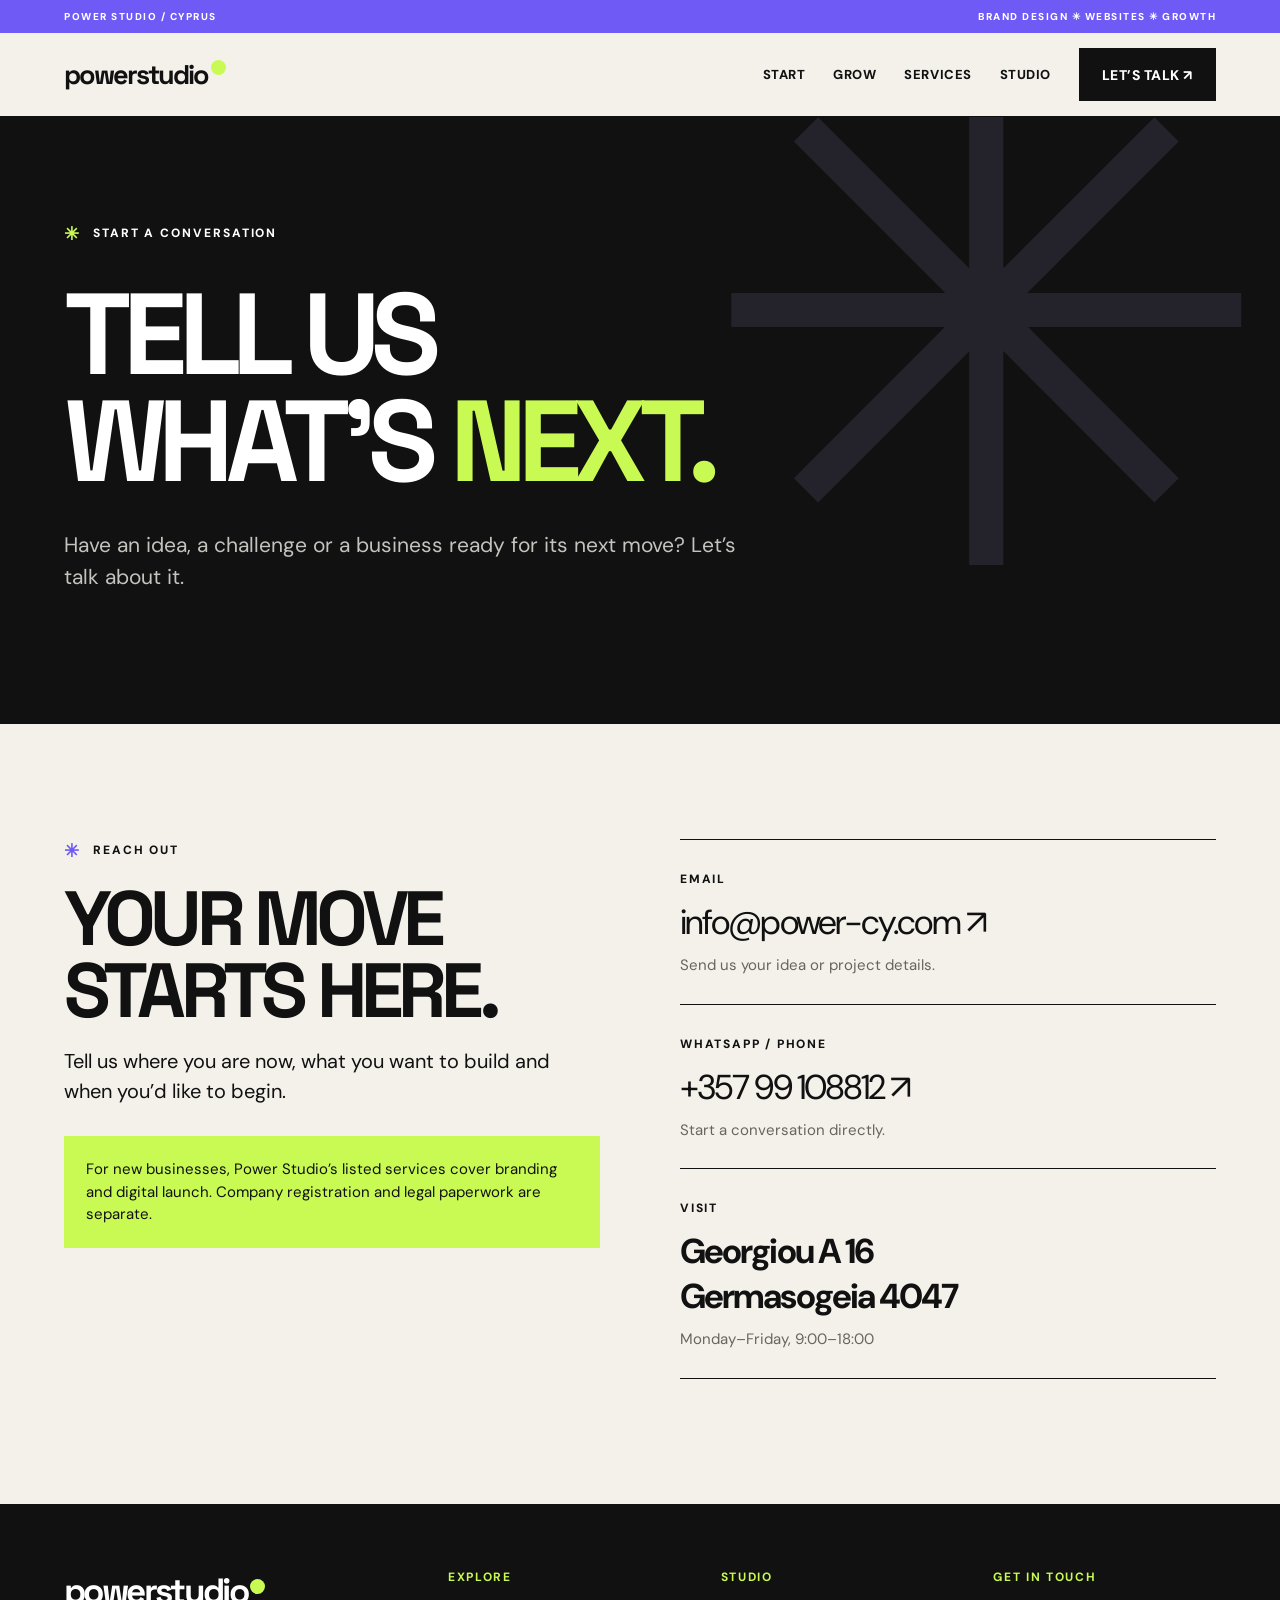
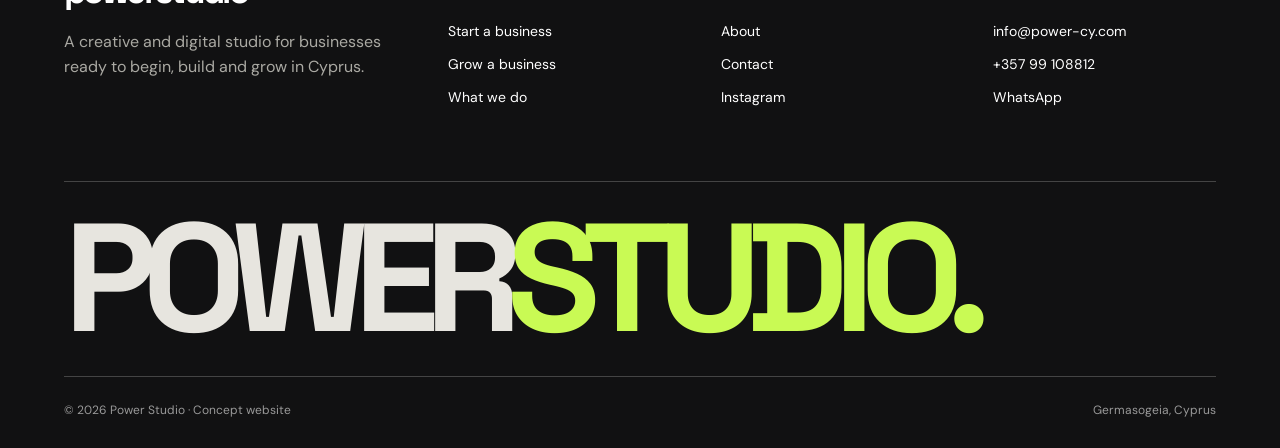
<file: contact.html>
<!doctype html><html lang="en"><head><meta charset="utf-8"><meta name="viewport" content="width=device-width,initial-scale=1"><meta name="theme-color" content="#111112"><title>Contact | Power Studio</title><meta name="description" content="Get in touch with Power Studio in Germasogeia, Cyprus."><link rel="stylesheet" href="style.css"><link rel="icon" type="image/svg+xml" href="data:image/svg+xml,%3Csvg xmlns='http://www.w3.org/2000/svg' viewBox='0 0 64 64'%3E%3Crect width='64' height='64' fill='%23111112'/%3E%3Ccircle cx='49' cy='17' r='8' fill='%23c9fa54'/%3E%3Cpath d='M12 48V17h15c10 0 16 6 16 15S37 47 27 47h-6v1zm9-10h6c5 0 7-2 7-6s-2-6-7-6h-6z' fill='white'/%3E%3C/svg%3E"></head><body><a class="skip" href="#main">Skip to content</a><div class="top wrap"><span>POWER STUDIO / CYPRUS</span><span>BRAND DESIGN ✳ WEBSITES ✳ GROWTH</span></div><header class="header wrap"><a class="logo" href="index.html" aria-label="Power Studio home">powerstudio<span aria-hidden="true"></span></a><button class="menu" aria-label="Toggle navigation" aria-controls="nav" aria-expanded="false">☰</button><nav class="nav" id="nav" aria-label="Main navigation"><a href="start.html">Start</a><a href="grow.html">Grow</a><a href="services.html">Services</a><a href="studio.html">Studio</a><a class="btn" href="contact.html">LET’S TALK ↗</a></nav></header><main id="main"><section class="page-hero wrap"><div class="eyebrow">Start a conversation</div><h1 class="display">TELL US<br>WHAT’S <em>NEXT.</em></h1><p>Have an idea, a challenge or a business ready for its next move? Let’s talk about it.</p></section><section class="section wrap contact-grid"><div><div class="eyebrow">Reach out</div><h2 class="display">YOUR MOVE<br>STARTS HERE.</h2><p>Tell us where you are now, what you want to build and when you’d like to begin.</p><div class="disclosure">For new businesses, Power Studio’s listed services cover branding and digital launch. Company registration and legal paperwork are separate.</div></div><div><div class="contact-card"><small>EMAIL</small><a href="mailto:info@power-cy.com?subject=Let%27s%20talk%20about%20my%20business">info@power-cy.com ↗</a><p>Send us your idea or project details.</p></div><div class="contact-card"><small>WHATSAPP / PHONE</small><a href="https://wa.me/35799108812" target="_blank" rel="noopener">+357 99 108812 ↗</a><p>Start a conversation directly.</p></div><div class="contact-card"><small>VISIT</small><strong>Georgiou A 16<br>Germasogeia 4047</strong><p>Monday–Friday, 9:00–18:00</p></div></div></section></main><footer class="footer wrap"><div class="footer-grid"><div><a class="logo" href="index.html">powerstudio<span aria-hidden="true"></span></a><p>A creative and digital studio for businesses ready to begin, build and grow in Cyprus.</p></div><div class="footer-col"><h3>Explore</h3><a href="start.html">Start a business</a><a href="grow.html">Grow a business</a><a href="services.html">What we do</a></div><div class="footer-col"><h3>Studio</h3><a href="studio.html">About</a><a href="contact.html">Contact</a><a href="https://www.instagram.com/powerstudio.cy/" target="_blank" rel="noopener">Instagram</a></div><div class="footer-col"><h3>Get in touch</h3><a href="mailto:info@power-cy.com">info@power-cy.com</a><a href="tel:+35799108812">+357 99 108812</a><a href="https://wa.me/35799108812" target="_blank" rel="noopener">WhatsApp</a></div></div><div class="footer-mark">POWER<span>STUDIO.</span></div><div class="footer-bottom"><span>© <span data-year></span> Power Studio · Concept website</span><span>Germasogeia, Cyprus</span></div></footer><script src="script.js" defer></script></body></html>
</file>
<file: style.css>
@import url('https://fonts.googleapis.com/css2?family=DM+Sans:wght@400;500;600;700;800&family=Space+Grotesk:wght@400;500;600;700&display=swap');
:root{--black:#111112;--cream:#f3f1ea;--white:#fff;--lime:#c9fa54;--violet:#705af6;--coral:#ff9070;--line:#d6d3cc;--muted:#66655e}*{box-sizing:border-box}html{scroll-behavior:smooth}body{margin:0;background:var(--cream);color:var(--black);font-family:'DM Sans',Arial,sans-serif;-webkit-font-smoothing:antialiased}a{color:inherit;text-decoration:none}button{font:inherit;cursor:pointer}::selection{background:var(--lime);color:var(--black)}.wrap{max-width:1600px;margin:auto;padding-left:clamp(20px,5vw,82px);padding-right:clamp(20px,5vw,82px)}.skip{position:absolute;left:-9999px;top:5px;z-index:100;background:var(--lime);padding:10px}.skip:focus{left:5px}.eyebrow{font-size:12px;font-weight:800;letter-spacing:.16em;text-transform:uppercase}.eyebrow:before{content:'✳';color:var(--violet);margin-right:12px;font-size:18px;vertical-align:middle}.display{font-family:'Space Grotesk',Arial,sans-serif;font-weight:700;letter-spacing:-.075em;line-height:.93}.display em{font-style:normal;color:var(--violet)}.lead{font-size:clamp(17px,1.6vw,21px);line-height:1.52}.btn{display:inline-flex;align-items:center;justify-content:center;gap:25px;background:var(--black);color:white;border:1px solid var(--black);min-height:53px;padding:13px 22px;font-size:14px;font-weight:800;transition:background .2s,transform .2s}.btn:hover{background:var(--violet);border-color:var(--violet);transform:translateY(-3px)}.btn.lime{background:var(--lime);color:var(--black);border-color:var(--lime)}.btn.lime:hover{background:white;border-color:white}.btn.line{background:transparent;color:var(--black)}.btn.line:hover{color:white;background:var(--black)}.btn.white{background:white;color:var(--black);border-color:white}.btn.white:hover{background:var(--lime);border-color:var(--lime)}.text-link{display:inline-flex;align-items:center;gap:18px;font-weight:800;border-bottom:2px solid currentColor;padding-bottom:7px}.text-link:hover{color:var(--violet)}
.top{height:33px;background:var(--violet);color:white;display:flex;align-items:center;justify-content:space-between;font-size:10px;letter-spacing:.15em;font-weight:800}.header{height:84px;display:flex;align-items:center;justify-content:space-between;background:var(--cream);border-bottom:1px solid var(--black);position:relative;z-index:10}.logo{font-family:'Space Grotesk',Arial,sans-serif;font-size:27px;font-weight:700;letter-spacing:-.075em;white-space:nowrap}.logo span{display:inline-block;background:var(--lime);width:15px;height:15px;border-radius:50%;margin-left:3px;transform:translateY(-9px)}.nav{display:flex;gap:28px;align-items:center;font-size:13px;font-weight:800;text-transform:uppercase;letter-spacing:.04em}.nav>a:not(.btn):hover,.nav>a[aria-current=page]{color:var(--violet)}.menu{display:none;border:0;background:none;font-size:28px}
.hero{display:grid;grid-template-columns:minmax(0,1fr) minmax(0,.83fr);min-height:760px;border-bottom:1px solid var(--black)}.hero-left{padding-top:clamp(70px,7vw,114px);padding-bottom:70px;display:flex;flex-direction:column;align-items:start}.hero h1{font-size:clamp(70px,8.5vw,142px);margin:30px 0 26px;max-width:960px;position:relative;z-index:1}.hero h1 em{color:var(--violet)}.hero .lead{max-width:560px;margin:0 0 33px}.hero-tags{display:flex;gap:8px;flex-wrap:wrap;margin-top:auto;padding-top:55px}.hero-tags span{border:1px solid var(--black);border-radius:100px;padding:9px 14px;font-size:11px;font-weight:800;text-transform:uppercase;letter-spacing:.08em}.hero-visual{background:var(--black);position:relative;overflow:hidden;min-height:650px}.hero-visual img{width:100%;height:100%;object-fit:cover;position:absolute;inset:0}.hero-visual:after{content:'';position:absolute;inset:0;background:linear-gradient(0deg,#111112b0,transparent 55%)}.hero-stamp{position:absolute;z-index:2;top:35px;right:35px;width:112px;height:112px;border-radius:50%;background:var(--lime);display:grid;place-items:center;text-align:center;font-size:11px;font-weight:800;letter-spacing:.07em;transform:rotate(12deg)}.hero-corner{position:absolute;left:35px;bottom:35px;z-index:2;color:white;font-size:13px;font-weight:800;letter-spacing:.14em}.hero-corner strong{display:block;font-family:'Space Grotesk';font-size:56px;letter-spacing:-.07em;line-height:1;color:var(--lime);margin-top:9px}
.ticker{background:var(--lime);overflow:hidden;border-bottom:1px solid var(--black);white-space:nowrap}.ticker-track{display:flex;gap:35px;width:max-content;animation:slide 28s linear infinite;padding:18px 0;font-family:'Space Grotesk';font-size:15px;font-weight:700;letter-spacing:.07em}.ticker-track span:after{content:'✳';margin-left:35px;color:var(--violet)}@keyframes slide{to{transform:translateX(-50%)}}@media(prefers-reduced-motion:reduce){.ticker-track{animation:none}*{scroll-behavior:auto!important}}
.section{padding-top:115px;padding-bottom:125px}.section-heading{display:flex;align-items:end;justify-content:space-between;gap:40px;margin-bottom:45px}.section-heading h2{font-size:clamp(50px,6.5vw,100px);margin:18px 0 0}.section-heading p{max-width:410px;line-height:1.55;color:var(--muted);font-size:17px}.paths{background:var(--black);color:white}.paths .eyebrow:before{color:var(--lime)}.paths .section-heading p{color:#bdbdb5}.path-grid{display:grid;grid-template-columns:1fr 1fr;gap:16px}.path-card{min-height:580px;position:relative;overflow:hidden;display:flex;flex-direction:column;padding:38px;background:var(--violet);transition:transform .25s}.path-card:hover{transform:translateY(-5px)}.path-card.grow{background:var(--coral);color:var(--black)}.path-card .num{font-size:12px;font-weight:800;letter-spacing:.15em}.path-card h3{font-size:clamp(54px,5.5vw,90px);margin:24px 0 12px;position:relative;z-index:2}.path-card p{max-width:420px;line-height:1.5;font-size:17px;position:relative;z-index:2}.path-card img{position:absolute;width:75%;height:56%;object-fit:cover;right:-3%;bottom:-6%;transform:rotate(-8deg);border:10px solid #fff;box-shadow:0 22px 55px #0005;transition:transform .3s}.path-card:hover img{transform:rotate(-3deg) scale(1.03)}.path-card.grow img{transform:rotate(8deg)}.path-card.grow:hover img{transform:rotate(3deg) scale(1.03)}.path-card .card-cta{position:relative;z-index:3;margin-top:auto;display:flex;align-items:center;gap:15px;font-weight:800;font-size:14px;text-transform:uppercase}.path-card .card-cta b{width:47px;height:47px;border:1px solid currentColor;display:grid;place-items:center;border-radius:50%;font-size:23px}
.showcase{background:var(--cream)}.showcase-top{display:grid;grid-template-columns:.75fr 1.25fr;gap:70px;align-items:end;margin-bottom:45px}.showcase h2{font-size:clamp(58px,7vw,110px);margin:17px 0 0}.showcase-top p{font-size:20px;line-height:1.5;color:var(--muted);max-width:650px;margin:0}.showcase-tabs{display:flex;border-top:1px solid var(--black);border-bottom:1px solid var(--black);overflow-x:auto}.showcase-tabs button{flex:1;min-width:160px;border:0;border-right:1px solid var(--black);background:transparent;text-align:left;padding:21px 20px;font-weight:800;font-size:14px;text-transform:uppercase;white-space:nowrap}.showcase-tabs button:first-child{border-left:1px solid var(--black)}.showcase-tabs button.active{background:var(--black);color:var(--lime)}.showcase-panel{display:grid;grid-template-columns:1.28fr .72fr;min-height:590px;border:1px solid var(--black);border-top:0}.showcase-art{background:var(--violet);min-height:570px;position:relative;overflow:hidden}.showcase-art>img{width:100%;height:100%;object-fit:cover;position:absolute;inset:0}.showcase-info{padding:45px;display:flex;flex-direction:column;background:white}.showcase-info small{font-weight:800;color:var(--violet);letter-spacing:.14em;text-transform:uppercase}.showcase-info h3{font-size:clamp(38px,4vw,62px);margin:32px 0 18px}.showcase-info p{font-size:18px;line-height:1.55;color:var(--muted);margin:0 0 28px}.showcase-info .concept{font-size:12px;color:#77756f;border-top:1px solid var(--line);padding-top:20px;margin-top:auto}.showcase-info .text-link{align-self:start;margin-top:26px}.website-scene{position:absolute;inset:0;background:#6d5af2;padding:7% 7% 0%;display:grid;place-items:center}.browser-window{background:#fff;width:100%;height:100%;box-shadow:0 20px 70px #21174878;border:1px solid #222;overflow:hidden}.browser-chrome{height:38px;border-bottom:1px solid #ddd;background:#f6f5f3;display:flex;align-items:center;gap:6px;padding:0 14px}.browser-chrome i{width:8px;height:8px;border-radius:50%;background:#c4c1b9}.browser-chrome span{margin:auto;color:#888;font-size:10px}.demo-site{height:calc(100% - 38px);background:#e9e2d2;color:#232822}.demo-nav{height:60px;display:flex;align-items:center;justify-content:space-between;padding:0 6%;font-size:12px;letter-spacing:.15em}.demo-nav b{font-family:Georgia,serif;font-size:24px;letter-spacing:-.04em}.demo-site-main{display:grid;grid-template-columns:1fr 1fr;height:calc(100% - 60px)}.demo-copy{padding:10% 11%;display:flex;flex-direction:column;justify-content:center}.demo-copy small{font-size:10px;letter-spacing:.18em}.demo-copy strong{font-family:Georgia,serif;font-size:clamp(40px,4.6vw,80px);line-height:.95;font-weight:400;margin:20px 0}.demo-copy span{font-size:12px;line-height:1.6}.demo-copy b{background:#2b3a30;color:white;padding:12px 20px;width:max-content;margin-top:25px;font-size:10px;letter-spacing:.1em}.demo-site-main img{height:100%;width:100%;object-fit:cover}.social-scene{position:absolute;inset:0;background:var(--lime);display:grid;grid-template-columns:repeat(3,1fr);gap:14px;padding:8%;align-items:center}.social-card{background:#fff;box-shadow:0 20px 30px #31420c33;min-height:400px;display:flex;flex-direction:column}.social-card:nth-child(1){transform:rotate(-7deg)}.social-card:nth-child(2){transform:translateY(-20px)}.social-card:nth-child(3){transform:rotate(7deg)}.social-card img{height:230px;width:100%;object-fit:cover}.social-card div{padding:15px}.social-card small{font-size:9px;font-weight:800;letter-spacing:.13em}.social-card strong{display:block;font-family:'Space Grotesk';font-size:22px;line-height:1.05;letter-spacing:-.06em;margin-top:9px}.social-card:nth-child(2){background:var(--violet);color:#fff}.social-card:nth-child(2) div{margin:auto 0}.social-card:nth-child(2) strong{font-size:30px}
.service-grid{display:grid;grid-template-columns:repeat(3,1fr);border-top:1px solid var(--black);border-left:1px solid var(--black)}.service-box{border-right:1px solid var(--black);border-bottom:1px solid var(--black);padding:32px;min-height:285px;display:flex;flex-direction:column;transition:background .2s}.service-box:hover{background:var(--lime)}.service-box span{font-size:12px;font-weight:800;letter-spacing:.15em}.service-box h3{font-size:clamp(26px,2.5vw,38px);letter-spacing:-.06em;margin:auto 0 12px}.service-box p{font-size:15px;color:var(--muted);line-height:1.5;margin:0;max-width:350px}.service-box:hover p{color:#333}.service-box.feature{background:var(--violet);color:white}.service-box.feature p{color:#ece8ff}.service-box.feature:hover{background:#5844d4}
.method{background:var(--lime)}.method-grid{display:grid;grid-template-columns:1fr 1fr;gap:90px}.method h2{font-size:clamp(60px,7vw,105px);margin:20px 0}.method p{font-size:20px;line-height:1.5;max-width:600px}.method-steps{border-top:1px solid var(--black)}.method-step{border-bottom:1px solid var(--black);padding:26px 0;display:grid;grid-template-columns:75px 1fr;gap:15px}.method-step b{font-size:15px}.method-step h3{font-size:31px;letter-spacing:-.06em;margin:0 0 7px}.method-step p{font-size:15px;margin:0;color:#3a4131}
.cta{background:var(--violet);color:white;padding-top:115px;padding-bottom:110px;overflow:hidden}.cta .eyebrow:before{color:var(--lime)}.cta h2{font-size:clamp(70px,9vw,145px);max-width:1300px;margin:25px 0 33px}.cta h2 em{color:var(--lime)}.cta-bottom{display:flex;justify-content:space-between;align-items:end;gap:35px}.cta p{font-size:20px;line-height:1.5;max-width:540px}.footer{background:var(--black);color:white;padding-top:65px;padding-bottom:30px}.footer-grid{display:grid;grid-template-columns:1.5fr repeat(3,1fr);gap:50px;padding-bottom:75px}.footer .logo{font-size:35px}.footer p{max-width:350px;color:#aaa9a3;line-height:1.6}.footer h3{font-size:12px;text-transform:uppercase;color:var(--lime);letter-spacing:.14em;margin:0 0 22px}.footer-col{display:flex;flex-direction:column;gap:15px;font-size:14px}.footer-col a:hover{color:var(--lime)}.footer-bottom{border-top:1px solid #444;padding-top:25px;display:flex;justify-content:space-between;color:#999;font-size:12px}
.page-hero{background:var(--black);color:white;padding-top:105px;padding-bottom:110px;position:relative;overflow:hidden}.page-hero:after{content:'✳';position:absolute;right:0;top:-140px;color:#24232b;font-size:700px;line-height:1;pointer-events:none}.page-hero>*{position:relative;z-index:1}.page-hero .eyebrow:before{color:var(--lime)}.page-hero h1{font-size:clamp(72px,9vw,145px);max-width:1250px;margin:35px 0}.page-hero h1 em{color:var(--lime)}.page-hero p{max-width:690px;color:#c4c3bd;font-size:21px;line-height:1.5}.page-image{height:clamp(450px,52vw,760px);position:relative;overflow:hidden}.page-image img{width:100%;height:100%;object-fit:cover;display:block}.page-image:after{content:'';position:absolute;inset:40% 0 0;background:linear-gradient(transparent,#111112af)}.page-image figcaption{position:absolute;z-index:2;bottom:40px;left:clamp(20px,5vw,82px);color:#fff;font-family:'Space Grotesk';font-size:clamp(34px,5vw,75px);font-weight:700;letter-spacing:-.07em;max-width:850px;line-height:1}.intro{display:grid;grid-template-columns:.8fr 1.2fr;gap:90px;border-bottom:1px solid var(--black)}.intro h2{font-size:clamp(50px,5vw,80px);margin:0}.intro p{font-size:21px;line-height:1.55;margin:0;max-width:760px}.journey-steps{display:grid;grid-template-columns:repeat(3,1fr);gap:14px}.journey-card{min-height:395px;padding:30px;background:white;display:flex;flex-direction:column}.journey-card:nth-child(2){background:var(--lime)}.journey-card:nth-child(3){background:#ded8ff}.journey-card b{font-size:12px;letter-spacing:.15em}.journey-card h3{font-size:38px;letter-spacing:-.065em;line-height:1.05;margin:auto 0 14px}.journey-card p{line-height:1.5;color:#4e4e49;margin:0}.faq{display:grid;grid-template-columns:.8fr 1.2fr;gap:80px}.faq h2{font-size:clamp(55px,6vw,90px);margin:20px 0}.faq details{border-top:1px solid var(--black);padding:23px 0}.faq details:last-child{border-bottom:1px solid var(--black)}.faq summary{list-style:none;display:flex;justify-content:space-between;gap:20px;font-weight:800;font-size:19px;cursor:pointer}.faq summary::-webkit-details-marker{display:none}.faq summary:after{content:'+';font-size:27px;font-weight:400}.faq details[open] summary:after{content:'−'}.faq details p{line-height:1.6;color:var(--muted);max-width:650px}.service-row{display:grid;grid-template-columns:75px 1fr 1fr;gap:35px;border-top:1px solid var(--black);padding:35px 0}.service-row:last-child{border-bottom:1px solid var(--black)}.service-row b{font-size:14px}.service-row h3{font-size:36px;letter-spacing:-.06em;margin:0}.service-row p{font-size:17px;line-height:1.55;margin:0;color:var(--muted)}.contact-grid{display:grid;grid-template-columns:1fr 1fr;gap:80px}.contact-grid h2{font-size:clamp(60px,6vw,100px);margin:20px 0}.contact-grid p{font-size:20px;line-height:1.5}.contact-card{padding:27px 0;border-top:1px solid var(--black)}.contact-card:last-child{border-bottom:1px solid var(--black)}.contact-card small{font-size:12px;font-weight:800;letter-spacing:.15em}.contact-card a,.contact-card strong{display:block;font-size:clamp(23px,2.7vw,36px);letter-spacing:-.055em;margin-top:12px;overflow-wrap:anywhere}.contact-card a:hover{color:var(--violet)}.contact-card p{font-size:15px;color:var(--muted);margin:9px 0 0}.disclosure{background:var(--lime);padding:22px;font-size:15px;line-height:1.5;margin-top:30px}
@media(max-width:1100px){.nav{gap:17px}.hero{grid-template-columns:1fr .85fr}.hero h1{font-size:clamp(65px,8vw,105px)}.path-card{min-height:520px}.showcase-panel{grid-template-columns:1fr .75fr}.footer-grid{grid-template-columns:1.4fr 1fr 1fr}.footer-col:last-child{grid-column:2/4}}@media(max-width:850px){.menu{display:block}.nav{display:none;position:absolute;top:84px;left:0;right:0;background:var(--cream);padding:22px;flex-direction:column;align-items:stretch;box-shadow:0 20px 25px #1113}.nav.open{display:flex}.nav a{border-bottom:1px solid var(--line);padding:13px 0}.nav .btn{margin-top:10px}.hero{display:block}.hero-left{padding-top:75px;padding-bottom:60px}.hero-tags{padding-top:40px}.hero-visual{min-height:590px}.section-heading,.showcase-top,.method-grid,.intro,.faq,.contact-grid{display:block}.section-heading p,.showcase-top p{margin-top:25px}.method-steps,.faq>div:last-child,.contact-grid>div:last-child{margin-top:55px}.showcase-panel{display:block}.showcase-art{min-height:530px}.showcase-info{min-height:380px}.service-grid{grid-template-columns:repeat(2,1fr)}.journey-steps{grid-template-columns:1fr}.journey-card{min-height:240px}.footer-grid{grid-template-columns:1fr 1fr}.footer-grid>div:first-child{grid-column:1/-1}.footer-col:last-child{grid-column:auto}}@media(max-width:600px){.top{font-size:9px}.top span:last-child{display:none}.header{height:70px}.nav{top:70px}.logo{font-size:24px}.hero h1{font-size:clamp(68px,15vw,92px)}.hero-visual{min-height:460px}.hero-corner strong{font-size:45px}.section{padding-top:78px;padding-bottom:82px}.section-heading h2,.showcase h2{font-size:clamp(54px,13vw,75px)}.path-grid,.service-grid{grid-template-columns:1fr}.path-card{min-height:510px;padding:25px}.path-card h3{font-size:58px}.path-card img{width:80%;height:51%}.showcase-tabs button{min-width:140px;padding:17px 12px;font-size:11px}.showcase-art{min-height:410px}.showcase-info{padding:28px}.showcase-info h3{font-size:42px}.social-scene{gap:5px;padding:4%}.social-card{min-height:260px}.social-card img{height:150px}.social-card div{padding:8px}.social-card strong{font-size:13px}.social-card:nth-child(2) strong{font-size:18px}.demo-nav{height:42px;font-size:7px}.demo-nav b{font-size:16px}.demo-site-main{height:calc(100% - 42px)}.demo-copy{padding:7%}.demo-copy strong{font-size:30px}.demo-copy span{font-size:9px}.demo-copy b{font-size:8px;padding:8px}.method h2{font-size:60px}.cta{padding-top:80px;padding-bottom:85px}.cta h2{font-size:clamp(70px,14vw,95px)}.cta-bottom{display:block}.cta-bottom .btn{margin-top:25px}.page-hero{padding-top:75px;padding-bottom:80px}.page-hero h1{font-size:clamp(61px,13vw,90px)}.page-hero p{font-size:18px}.page-image{height:430px}.intro h2{margin-bottom:25px}.service-row{grid-template-columns:42px 1fr;gap:15px}.service-row p{grid-column:2}.footer-bottom{display:block}.footer-bottom span{display:block;margin-top:8px}}

/* Lower-page editorial sequence */
.outcomes{background:#e6e2f7;padding-top:115px;padding-bottom:120px}.outcomes-head{display:flex;align-items:end;justify-content:space-between;gap:55px;margin-bottom:42px}.outcomes-head h2{font-size:clamp(55px,7vw,110px);margin:20px 0 0}.outcomes-head p{max-width:390px;font-size:18px;line-height:1.55;color:#4d485e}.outcomes-grid{display:grid;grid-template-columns:1.08fr .92fr;grid-template-rows:310px 310px;gap:16px}.outcome{position:relative;overflow:hidden;display:block;color:white}.outcome:first-child{grid-row:span 2}.outcome img{position:absolute;inset:0;width:100%;height:100%;object-fit:cover;transition:transform .35s}.outcome:hover img{transform:scale(1.04)}.outcome:after{content:'';position:absolute;inset:25% 0 0;background:linear-gradient(transparent,#101014cd)}.outcome div{position:absolute;left:30px;right:30px;bottom:30px;z-index:2}.outcome small{display:block;font-size:11px;letter-spacing:.16em;font-weight:800;color:var(--lime);margin-bottom:10px}.outcome strong{font-family:'Space Grotesk';font-size:clamp(33px,3.5vw,58px);letter-spacing:-.07em;line-height:1;display:block;max-width:530px}.outcome span{display:block;margin-top:14px;font-size:13px;font-weight:800}.outcome-web{background:#d5cab6;color:var(--black)}.outcome-web:after{display:none}.outcome-web .browser-window{position:absolute;left:5%;top:9%;width:90%;height:105%;transform:rotate(-4deg);box-shadow:0 20px 40px #23201555}.outcome-web div.caption{z-index:4;left:27px;bottom:27px;background:var(--lime);width:max-content;max-width:calc(100% - 54px);padding:15px 20px}.outcome-web .caption strong{font-size:28px}.outcome-web .caption small{color:var(--black)}.outcome-web .caption span{display:none}.next-steps{background:var(--black);color:white;padding-top:95px;padding-bottom:110px}.next-steps .eyebrow:before{color:var(--lime)}.next-steps h2{font-size:clamp(56px,7vw,110px);margin:20px 0 45px}.next-grid{display:grid;grid-template-columns:1fr 1fr;gap:16px}.next-card{padding:32px;min-height:320px;display:flex;flex-direction:column;background:var(--lime);color:var(--black)}.next-card:last-child{background:var(--coral)}.next-card small{font-size:12px;font-weight:800;letter-spacing:.15em}.next-card h3{font-size:clamp(35px,4vw,65px);margin:37px 0 14px}.next-card p{font-size:16px;line-height:1.5;max-width:460px;margin:0 0 30px}.next-card a{font-weight:800;font-size:13px;text-transform:uppercase;border-bottom:2px solid currentColor;width:max-content;margin-top:auto;padding-bottom:7px}.home-faq{background:var(--cream)}.home-faq-grid{display:grid;grid-template-columns:.8fr 1.2fr;gap:90px}.home-faq h2{font-size:clamp(60px,7vw,108px);margin:18px 0}.home-faq p.introcopy{font-size:18px;line-height:1.5;color:var(--muted);max-width:400px}.home-faq details{border-top:1px solid var(--black);padding:24px 0}.home-faq details:last-child{border-bottom:1px solid var(--black)}.home-faq summary{list-style:none;display:flex;justify-content:space-between;gap:20px;font-size:19px;font-weight:800;cursor:pointer}.home-faq summary::-webkit-details-marker{display:none}.home-faq summary:after{content:'+';font-size:29px;font-weight:400;color:var(--violet)}.home-faq details[open] summary:after{content:'−'}.home-faq details p{color:var(--muted);line-height:1.6;max-width:650px}.cta{display:grid;grid-template-columns:1.2fr .8fr;gap:60px;align-items:center;position:relative}.cta-visual{height:430px;position:relative;overflow:hidden;transform:rotate(4deg);box-shadow:0 25px 50px #23167955}.cta-visual img{width:100%;height:100%;object-fit:cover}.cta-visual:after{content:'YOUR NEXT MOVE ↗';position:absolute;left:18px;bottom:18px;background:var(--lime);color:var(--black);font-size:12px;font-weight:800;padding:12px 16px}.cta h2{font-size:clamp(70px,8vw,126px)}.footer-mark{font-family:'Space Grotesk';font-weight:700;font-size:clamp(54px,12vw,194px);line-height:.8;letter-spacing:-.095em;white-space:nowrap;overflow:hidden;color:#e7e5df;border-top:1px solid #444;padding-top:35px;padding-bottom:36px}.footer-mark span{color:var(--lime)}
@media(max-width:850px){.outcomes-head{display:block}.outcomes-grid{grid-template-columns:1fr;grid-template-rows:420px 300px 300px}.outcome:first-child{grid-row:auto}.home-faq-grid{display:block}.home-faq-grid>div:last-child{margin-top:55px}.cta{grid-template-columns:1fr}.cta-visual{height:340px;max-width:600px}.footer-mark{font-size:clamp(65px,13vw,140px)}}@media(max-width:600px){.outcomes,.next-steps{padding-top:78px;padding-bottom:82px}.outcomes-head h2,.next-steps h2,.home-faq h2{font-size:clamp(56px,13vw,78px)}.outcomes-grid{grid-template-rows:330px 270px 270px}.outcome div{left:21px;bottom:22px;right:21px}.outcome strong{font-size:37px}.next-grid{grid-template-columns:1fr}.next-card{min-height:285px;padding:26px}.next-card h3{font-size:45px}.cta-visual{height:280px;transform:rotate(2deg)}.footer-mark{font-size:13vw;padding-top:28px}}
</file>
